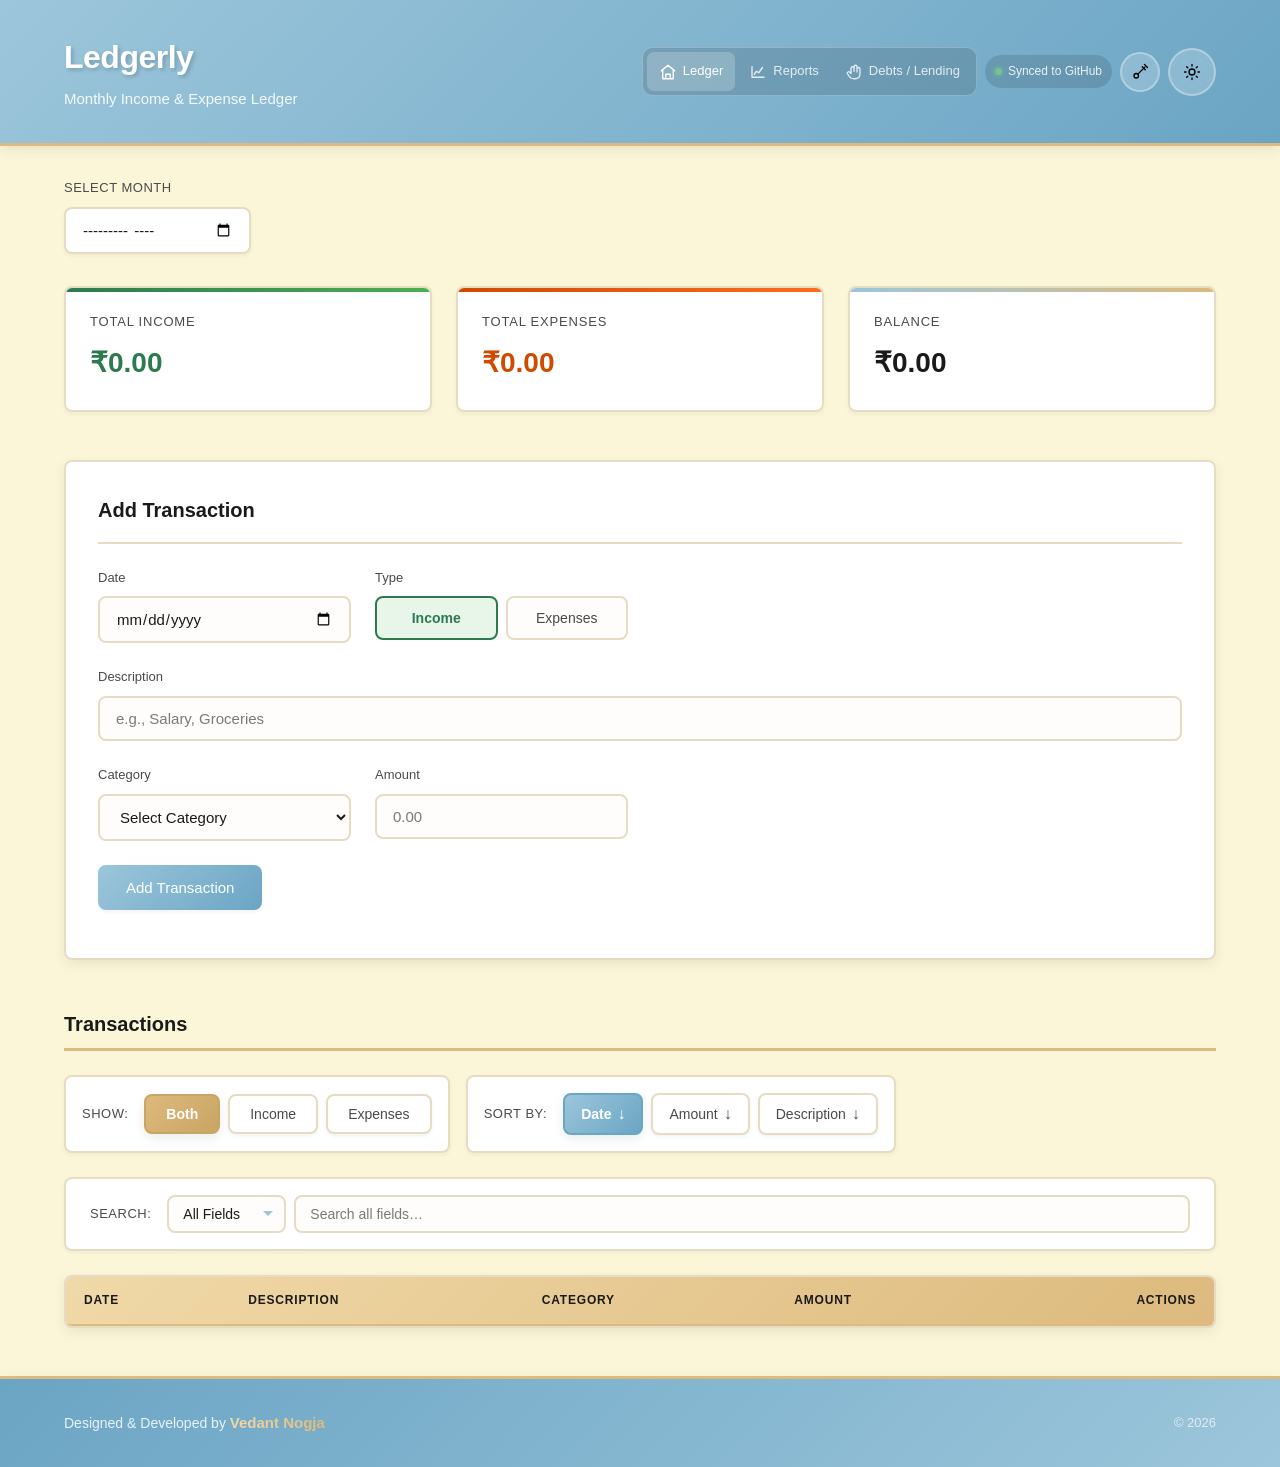
<file: index.html>
<!DOCTYPE html>
<html lang="en">
<head>
    <meta charset="UTF-8">
    <meta name="viewport" content="width=device-width, initial-scale=1.0">
    <title>Ledgerly - Monthly Income & Expense Ledger</title>
    <link rel="stylesheet" href="styles.css">
</head>
<body>
    <!-- Header -->
    <header class="header">
        <div class="container">
            <div class="header-content">
                <div class="header-text">
                    <h1 class="app-name">Ledgerly</h1>
                    <p class="app-subtitle">Monthly Income & Expense Ledger</p>
                </div>
                <div class="header-actions">
                    <nav class="primary-nav" aria-label="Primary navigation">
                        <a href="index.html" class="nav-tab active" aria-current="page">
                            <svg aria-hidden="true" viewBox="0 0 24 24"><path d="M3 10.5 12 3l9 7.5"/><path d="M5 9.5V21h14V9.5M9 21v-6h6v6"/></svg>
                            <span>Ledger</span>
                        </a>
                        <a href="reports.html" class="nav-tab">
                            <svg aria-hidden="true" viewBox="0 0 24 24"><path d="M4 19V5M4 19h16"/><path d="m7 15 3-4 3 2 5-7"/></svg>
                            <span>Reports</span>
                        </a>
                        <a href="borrow-lend.html" class="nav-tab">
                            <svg aria-hidden="true" viewBox="0 0 24 24"><path d="M8 11V7a2 2 0 1 1 4 0v4M12 11V5a2 2 0 1 1 4 0v7M16 12V8a2 2 0 1 1 4 0v6c0 4-2 7-7 7h-1c-3 0-5-1-7-4l-2-3a2 2 0 0 1 3-2l2 2V7a2 2 0 1 1 4 0v4"/></svg>
                            <span>Debts / Lending</span>
                        </a>
                    </nav>
                    <span class="sync-status sync-status--idle" id="header-sync-status" role="status" aria-live="polite">
                        <span class="sync-status-dot"></span><span class="sync-status-label">Synced to GitHub</span>
                    </span>
                    <button class="btn-icon utility-button" id="token-settings-btn" title="GitHub Token Settings" aria-label="GitHub Token Settings">
                        <svg aria-hidden="true" viewBox="0 0 24 24"><circle cx="7" cy="17" r="3"/><path d="m9.5 14.5 9-9M15 5l4 4M18 2l4 4"/></svg>
                    </button>
                    <button class="theme-toggle" id="theme-toggle" title="Toggle theme">
                        <svg class="theme-icon" aria-hidden="true" viewBox="0 0 24 24"><circle cx="12" cy="12" r="4"/><path d="M12 2v2M12 20v2M4.93 4.93l1.41 1.41M17.66 17.66l1.41 1.41M2 12h2M20 12h2M4.93 19.07l1.41-1.41M17.66 6.34l1.41-1.41"/></svg>
                    </button>
                </div>
            </div>
        </div>
    </header>

    <!-- Token Settings Modal -->
    <div class="modal" id="token-modal">
        <div class="modal-content">
            <div class="modal-header">
                <h2>🔑 GitHub Token Settings</h2>
                <button class="modal-close" id="token-modal-close">&times;</button>
            </div>
            <div class="modal-body">
                <div class="token-status" id="token-status">
                    <div class="status-indicator" id="status-indicator">
                        <span class="status-dot"></span>
                        <span class="status-text">Checking token status...</span>
                    </div>
                </div>

                <div class="token-info">
                    <h3>Current Token</h3>
                    <div class="token-display">
                        <label for="token-display-input" class="sr-only">GitHub Token</label>
                        <input type="password" id="token-display-input" readonly placeholder="No token set">
                        <button class="btn-secondary" id="toggle-token-visibility">👁️ Show</button>
                    </div>
                </div>

                <div class="token-actions">
                    <button class="btn btn-primary" id="update-token-btn">🔄 Update Token</button>
                    <button class="btn btn-danger" id="clear-token-btn">🗑️ Clear Token</button>
                </div>

                <div class="token-help">
                    <h3>How to Generate a GitHub Token</h3>
                    <ol>
                        <li>Go to <a href="https://github.com/settings/tokens" target="_blank">GitHub Settings → Tokens</a></li>
                        <li>Click "Generate new token (classic)"</li>
                        <li>Set a note: <code>Ledgerly App</code></li>
                        <li>Set expiration (90 days recommended)</li>
                        <li>Select scope: <strong>✓ repo</strong> (Full control of private repositories)</li>
                        <li>Click "Generate token"</li>
                        <li>Copy the token (starts with <code>ghp_</code> or <code>github_pat_</code>)</li>
                    </ol>
                </div>
            </div>
        </div>
    </div>

    <!-- Main Content -->
    <main class="main-content">
        <div class="container">

            <!-- Loading Indicator -->
            <div class="loading-overlay" id="loading-overlay">
                <div class="loading-spinner"></div>
                <p class="loading-text">Loading data from GitHub...</p>
            </div>

            <!-- Month Selector -->
            <section class="month-selector-section">
                <label for="month-selector" class="month-label">Select Month</label>
                <input type="month" id="month-selector" class="month-input">
            </section>

            <!-- Monthly Summary Cards -->
            <section class="summary-cards">
                <div class="summary-card income-card">
                    <p class="card-label">Total Income</p>
                    <p class="card-value" id="total-income">₹0.00</p>
                </div>
                <div class="summary-card expense-card">
                    <p class="card-label">Total Expenses</p>
                    <p class="card-value" id="total-expenses">₹0.00</p>
                </div>
                <div class="summary-card balance-card">
                    <p class="card-label">Balance</p>
                    <p class="card-value" id="balance">₹0.00</p>
                </div>
            </section>

            <!-- Transaction Entry Form -->
            <section class="transaction-form-section">
                <form id="transaction-form" class="transaction-form">
                    <div class="form-header">
                        <h2 class="form-title" id="form-title">Add Transaction</h2>
                    </div>

                    <div class="form-grid">
                        <div class="form-group">
                            <label for="transaction-date" class="form-label">Date</label>
                            <input type="date" id="transaction-date" class="form-input" required>
                        </div>

                        <div class="form-group">
                            <label class="form-label">Type</label>
                            <div class="toggle-group">
                                <button type="button" class="toggle-btn active" data-type="income" id="income-btn">Income</button>
                                <button type="button" class="toggle-btn" data-type="expense" id="expense-btn">Expenses</button>
                            </div>
                            <input type="hidden" id="transaction-type" value="income">
                        </div>

                        <div class="form-group form-group-wide">
                            <label for="transaction-description" class="form-label">Description</label>
                            <input type="text" id="transaction-description" class="form-input" placeholder="e.g., Salary, Groceries" required>
                        </div>

                        <div class="form-group">
                            <label for="transaction-category" class="form-label">Category</label>
                            <select id="transaction-category" class="form-input">
                                <option value="">Select Category</option>
                            </select>
                        </div>

                        <div class="form-group">
                            <label for="transaction-amount" class="form-label">Amount</label>
                            <input type="number" id="transaction-amount" class="form-input" placeholder="0.00" step="0.01" min="0" required>
                        </div>
                    </div>

                    <div class="form-actions">
                        <button type="submit" class="btn btn-primary" id="submit-btn">Add Transaction</button>
                        <button type="button" class="btn btn-secondary" id="cancel-btn" style="display: none;">Cancel</button>
                    </div>

                    <!-- Queue Status Badge — populated dynamically by the queue system -->
                    <div class="queue-status-wrapper">
                        <div class="queue-status"
                             id="queue-status"
                             style="display: none;"
                             role="status"
                             aria-live="polite"
                             aria-atomic="true">
                        </div>
                    </div>
                </form>
            </section>

            <!-- Transaction List -->
            <section class="transaction-list-section">
                <h2 class="section-title">Transactions</h2>

                <!-- Filter and Sort Controls -->
                <div class="filter-sort-controls">
                    <!-- Filter Controls -->
                    <div class="filter-controls">
                        <label class="filter-label">Show:</label>
                        <div class="filter-buttons">
                            <button class="filter-btn active" data-filter="both" id="filter-both-btn">
                                <span class="filter-text">Both</span>
                            </button>
                            <button class="filter-btn" data-filter="income" id="filter-income-btn">
                                <span class="filter-text">Income</span>
                            </button>
                            <button class="filter-btn" data-filter="expense" id="filter-expense-btn">
                                <span class="filter-text">Expenses</span>
                            </button>
                        </div>
                    </div>

                    <!-- Sort Controls -->
                    <div class="sort-controls">
                        <label class="sort-label">Sort by:</label>
                        <div class="sort-buttons">
                            <button class="sort-btn active" data-sort="date" id="sort-date-btn">
                                <span class="sort-text">Date</span>
                                <span class="sort-icon">↓</span>
                            </button>
                            <button class="sort-btn" data-sort="amount" id="sort-amount-btn">
                                <span class="sort-text">Amount</span>
                                <span class="sort-icon">↓</span>
                            </button>
                            <button class="sort-btn" data-sort="description" id="sort-description-btn">
                                <span class="sort-text">Description</span>
                                <span class="sort-icon">↓</span>
                            </button>
                        </div>
                    </div>
                </div>

                <!-- Context-Aware Search Bar -->
                <div class="search-controls" id="search-controls">
                    <label class="search-label" for="search-field">Search:</label>
                    <div class="search-field-group">
                        <!-- Field selector dropdown -->
                        <select class="search-field-select" id="search-field" aria-label="Search field">
                            <option value="all">All Fields</option>
                            <option value="description">Description</option>
                            <option value="category">Category</option>
                            <option value="amount">Amount (₹)</option>
                            <option value="date">Date</option>
                            <option value="duration">Duration</option>
                        </select>

                        <!-- Dynamic input — type/placeholder adapt to selected field -->
                        <div class="search-input-wrapper" id="search-single-wrapper">
                            <input
                                type="text"
                                class="search-input"
                                id="search-input"
                                placeholder="Search all fields…"
                                autocomplete="off"
                                aria-label="Search transactions"
                            />
                            <button
                                class="search-clear-btn"
                                id="search-clear-btn"
                                type="button"
                                title="Clear search"
                                aria-label="Clear search"
                                style="display:none"
                            >×</button>
                        </div>

                        <!-- Duration range pickers — shown only when Duration is selected -->
                        <div class="search-duration-wrapper" id="search-duration-wrapper" style="display:none" role="group" aria-label="Date range filter">
                            <div class="duration-group">
                                <label class="duration-label" for="search-from-date">From</label>
                                <input
                                    type="date"
                                    class="search-input duration-input"
                                    id="search-from-date"
                                    aria-label="Start date"
                                />
                            </div>
                            <span class="duration-separator" aria-hidden="true">→</span>
                            <div class="duration-group">
                                <label class="duration-label" for="search-to-date">To</label>
                                <input
                                    type="date"
                                    class="search-input duration-input"
                                    id="search-to-date"
                                    aria-label="End date"
                                />
                            </div>
                            <button
                                class="search-clear-btn"
                                id="search-clear-duration-btn"
                                type="button"
                                title="Clear date range"
                                aria-label="Clear date range"
                                style="display:none"
                            >×</button>
                        </div>

                        <!-- Live match count badge -->
                        <span class="search-count" id="search-count" style="display:none"></span>
                    </div>
                </div>

                <div class="table-container">
                    <table class="transaction-table" id="transaction-table">
                        <thead>
                            <tr>
                                <th>Date</th>
                                <th>Description</th>
                                <th>Category</th>
                                <th>Amount</th>
                                <th>Actions</th>
                            </tr>
                        </thead>
                        <tbody id="transaction-tbody">
                            <!-- Transactions will be inserted here -->
                        </tbody>
                    </table>

                    <!-- Empty State -->
                    <div class="empty-state" id="empty-state">
                        <p class="empty-message">No transactions for this month</p>
                        <p class="empty-submessage">Add your first transaction to get started</p>
                    </div>
                </div>
            </section>

        </div>
    </main>

    <!-- Footer -->
    <footer class="footer">
        <div class="container">
            <div class="footer-content">
                <p class="footer-text">
                    Designed & Developed by <span class="footer-name">Vedant Nogja</span>
                </p>
                <p class="footer-year">© 2026</p>
            </div>
        </div>
    </footer>

    <script src="github-api.js"></script>
    <script src="borrow-lend.js"></script>
    <script src="script.js"></script>
</body>
</html>
</file>
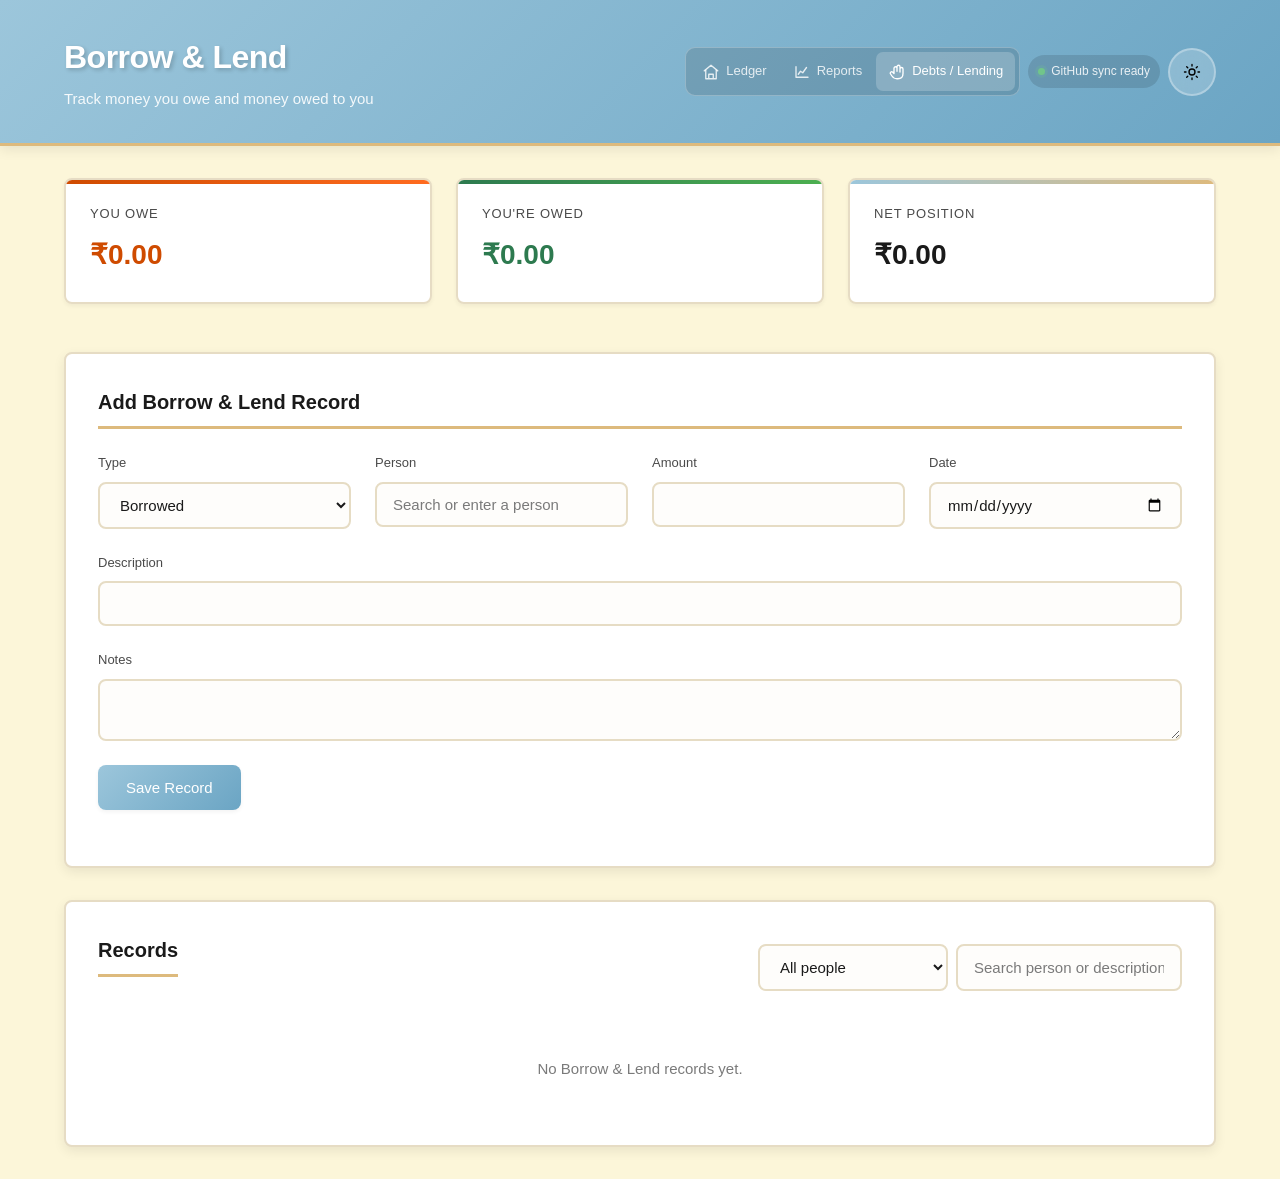
<file: borrow-lend.html>
<!DOCTYPE html>
<html lang="en">
<head>
    <meta charset="UTF-8">
    <meta name="viewport" content="width=device-width, initial-scale=1.0">
    <title>Borrow & Lend - Ledgerly</title>
    <link rel="stylesheet" href="styles.css">
    <link rel="stylesheet" href="borrow-lend.css">
</head>
<body>
    <header class="header">
        <div class="container">
            <div class="header-content">
                <div class="header-text">
                    <h1 class="app-name">Borrow & Lend</h1>
                    <p class="app-subtitle">Track money you owe and money owed to you</p>
                </div>
                <div class="header-actions">
                    <nav class="primary-nav" aria-label="Primary navigation">
                        <a href="index.html" class="nav-tab">
                            <svg aria-hidden="true" viewBox="0 0 24 24"><path d="M3 10.5 12 3l9 7.5"/><path d="M5 9.5V21h14V9.5M9 21v-6h6v6"/></svg><span>Ledger</span>
                        </a>
                        <a href="reports.html" class="nav-tab">
                            <svg aria-hidden="true" viewBox="0 0 24 24"><path d="M4 19V5M4 19h16"/><path d="m7 15 3-4 3 2 5-7"/></svg><span>Reports</span>
                        </a>
                        <a href="borrow-lend.html" class="nav-tab active" aria-current="page">
                            <svg aria-hidden="true" viewBox="0 0 24 24"><path d="M8 11V7a2 2 0 1 1 4 0v4M12 11V5a2 2 0 1 1 4 0v7M16 12V8a2 2 0 1 1 4 0v6c0 4-2 7-7 7h-1c-3 0-5-1-7-4l-2-3a2 2 0 0 1 3-2l2 2V7a2 2 0 1 1 4 0v4"/></svg><span>Debts / Lending</span>
                        </a>
                    </nav>
                    <span class="sync-status sync-status--idle" id="header-sync-status" role="status"><span class="sync-status-dot"></span><span class="sync-status-label">GitHub sync ready</span></span>
                    <button class="theme-toggle" id="theme-toggle" title="Toggle theme">
                        <svg class="theme-icon" aria-hidden="true" viewBox="0 0 24 24"><circle cx="12" cy="12" r="4"/><path d="M12 2v2M12 20v2M4.93 4.93l1.41 1.41M17.66 17.66l1.41 1.41M2 12h2M20 12h2M4.93 19.07l1.41-1.41M17.66 6.34l1.41-1.41"/></svg>
                    </button>
                </div>
            </div>
        </div>
    </header>

    <main class="main-content">
        <div class="container">
            <div class="loading-overlay" id="loading-overlay">
                <div class="loading-spinner"></div>
                <p class="loading-text">Loading Borrow & Lend data...</p>
            </div>

            <section class="summary-cards bl-summary">
                <div class="summary-card expense-card"><p class="card-label">You Owe</p><p class="card-value" id="bl-liabilities">₹0.00</p></div>
                <div class="summary-card income-card"><p class="card-label">You're Owed</p><p class="card-value" id="bl-receivables">₹0.00</p></div>
                <div class="summary-card balance-card"><p class="card-label">Net Position</p><p class="card-value" id="bl-net-position">₹0.00</p></div>
            </section>

            <section class="bl-panel">
                <h2 class="section-title">Add Borrow & Lend Record</h2>
                <form id="record-form" class="form-grid">
                    <div class="form-group">
                        <label class="form-label" for="record-type">Type</label>
                        <select id="record-type" class="form-input"><option value="borrowed">Borrowed</option><option value="lent">Lent</option></select>
                    </div>
                    <div class="form-group">
                        <label class="form-label" for="person-name">Person</label>
                        <input id="person-name" class="form-input" list="people-list" placeholder="Search or enter a person" autocomplete="off" required>
                        <datalist id="people-list"></datalist>
                    </div>
                    <div class="form-group"><label class="form-label" for="record-amount">Amount</label><input id="record-amount" class="form-input" type="number" min="0.01" step="0.01" required></div>
                    <div class="form-group"><label class="form-label" for="record-date">Date</label><input id="record-date" class="form-input" type="date" required></div>
                    <div class="form-group form-group-wide"><label class="form-label" for="record-description">Description</label><input id="record-description" class="form-input"></div>
                    <div class="form-group form-group-wide"><label class="form-label" for="record-notes">Notes</label><textarea id="record-notes" class="form-input" rows="2"></textarea></div>
                    <div class="form-actions form-group-wide"><button class="btn btn-primary" type="submit">Save Record</button></div>
                </form>
            </section>

            <section class="bl-panel">
                <div class="bl-toolbar">
                    <h2 class="section-title">Records</h2>
                    <div class="bl-record-filters">
                        <label class="sr-only" for="record-person-filter">Filter by person</label>
                        <select id="record-person-filter" class="form-input">
                            <option value="">All people</option>
                        </select>
                        <label class="sr-only" for="record-search">Search records</label>
                        <input id="record-search" class="form-input" placeholder="Search person or description">
                    </div>
                </div>
                <div id="record-list"></div>
                <p id="record-empty" class="bl-empty">No Borrow & Lend records yet.</p>
            </section>
        </div>
    </main>

    <script src="github-api.js"></script>
    <script src="borrow-lend.js"></script>
</body>
</html>
</file>
<file: styles.css>
/* ==========================================
   LEDGERLY - MINIMALIST FINANCE TRACKER
   Design Philosophy: Clean, Calm, Professional
   Color Palette: #9CC6DB, #FCF6D9, #CF4B00, #DDBA7D
   ========================================== */

/* CSS Reset & Base Styles */
* {
    margin: 0;
    padding: 0;
    box-sizing: border-box;
}

/* Screen reader only utility class */
.sr-only {
    position: absolute;
    width: 1px;
    height: 1px;
    padding: 0;
    margin: -1px;
    overflow: hidden;
    clip: rect(0, 0, 0, 0);
    white-space: nowrap;
    border-width: 0;
}

:root {
    /* Light Theme Colors */
    --color-primary: #9CC6DB;
    --color-primary-light: #c7e3f0;
    --color-primary-dark: #6ba5c4;

    --color-secondary: #FCF6D9;
    --color-secondary-dark: #f5ebb3;

    --color-accent: #CF4B00;
    --color-accent-light: #ff6b1f;
    --color-accent-dark: #a33c00;

    --color-gold: #DDBA7D;
    --color-gold-light: #f0d9a8;
    --color-gold-dark: #c9a563;

    /* Light Theme Variables */
    --bg-primary: #FCF6D9;
    --bg-secondary: #ffffff;
    --bg-card: #ffffff;
    --bg-form: #fefdfb;

    --text-primary: #1a1a1a;
    --text-secondary: #4a4a4a;
    --text-muted: #7a7a7a;

    --accent-income: #2d7a4f;
    --accent-income-bg: #e8f5e9;
    --accent-expense: #CF4B00;
    --accent-expense-bg: #fff4ed;

    --border-color: #e6dcc4;
    --border-color-strong: #DDBA7D;
    --border-radius: 8px;

    --shadow-sm: 0 2px 4px rgba(0, 0, 0, 0.05);
    --shadow-md: 0 4px 12px rgba(0, 0, 0, 0.08);
    --shadow-lg: 0 8px 24px rgba(0, 0, 0, 0.12);

    /* Typography */
    --font-primary: -apple-system, BlinkMacSystemFont, 'Segoe UI', 'Roboto', 'Oxygen', 'Ubuntu', 'Cantarell', sans-serif;
    --font-weight-normal: 400;
    --font-weight-medium: 500;
    --font-weight-bold: 600;

    /* Spacing */
    --spacing-xs: 4px;
    --spacing-sm: 8px;
    --spacing-md: 16px;
    --spacing-lg: 24px;
    --spacing-xl: 32px;
    --spacing-xxl: 48px;

    /* Transitions */
    --transition-fast: 0.15s ease;
    --transition-normal: 0.3s ease;
}

/* Dark Theme Variables */
[data-theme="dark"] {
    --bg-primary: #1a1f2e;
    --bg-secondary: #242938;
    --bg-card: #2a3143;
    --bg-form: #2f3647;

    --text-primary: #f5f5f5;
    --text-secondary: #c5c5c5;
    --text-muted: #8a8a8a;

    --accent-income: #4caf50;
    --accent-income-bg: #1e3a1f;
    --accent-expense: #ff7043;
    --accent-expense-bg: #3d2419;

    --border-color: #3a4254;
    --border-color-strong: #9CC6DB;

    --shadow-sm: 0 2px 4px rgba(0, 0, 0, 0.3);
    --shadow-md: 0 4px 12px rgba(0, 0, 0, 0.4);
    --shadow-lg: 0 8px 24px rgba(0, 0, 0, 0.5);
}

body {
    font-family: var(--font-primary);
    background-color: var(--bg-primary);
    color: var(--text-primary);
    line-height: 1.6;
    font-size: 15px;
    transition: background-color var(--transition-normal), color var(--transition-normal);
}

.container {
    max-width: 1200px;
    margin: 0 auto;
    padding: 0 var(--spacing-lg);
}

/* ==========================================
   HEADER
   ========================================== */
.header {
    background: linear-gradient(135deg, var(--color-primary) 0%, var(--color-primary-dark) 100%);
    border-bottom: 3px solid var(--color-gold);
    padding: var(--spacing-xl) 0;
    margin-bottom: var(--spacing-xl);
    box-shadow: var(--shadow-md);
}

[data-theme="dark"] .header {
    background: linear-gradient(135deg, #2a3143 0%, #1a1f2e 100%);
    border-bottom: 3px solid var(--color-primary);
}

.header-content {
    display: flex;
    justify-content: space-between;
    align-items: center;
}

.header-text {
    flex: 1;
}

.header-actions {
    display: flex;
    gap: var(--spacing-sm);
    align-items: center;
    flex-wrap: wrap;
    justify-content: flex-end;
}

.primary-nav {
    display: flex;
    align-items: center;
    gap: 2px;
    padding: 4px;
    background: rgba(0, 0, 0, 0.12);
    border: 1px solid rgba(255, 255, 255, 0.25);
    border-radius: 10px;
}

.nav-tab {
    display: inline-flex;
    align-items: center;
    gap: 6px;
    padding: 9px 12px;
    border-radius: 7px;
    color: rgba(255, 255, 255, 0.82);
    font-size: 13px;
    font-weight: var(--font-weight-medium);
    text-decoration: none;
    transition: all var(--transition-fast);
}

.nav-tab svg,
.utility-button svg,
.theme-icon {
    width: 18px;
    height: 18px;
    fill: none;
    stroke: currentColor;
    stroke-width: 1.8;
    stroke-linecap: round;
    stroke-linejoin: round;
}

.nav-tab:hover,
.nav-tab.active {
    color: #ffffff;
    background: rgba(255, 255, 255, 0.2);
}

.sync-status {
    display: inline-flex;
    align-items: center;
    gap: 6px;
    padding: 7px 10px;
    border-radius: 999px;
    color: rgba(255, 255, 255, 0.86);
    background: rgba(0, 0, 0, 0.12);
    font-size: 12px;
    white-space: nowrap;
}

.sync-status-dot {
    width: 7px;
    height: 7px;
    border-radius: 50%;
    background: #71c58a;
    box-shadow: 0 0 0 3px rgba(113, 197, 138, 0.18);
}

.sync-status--syncing .sync-status-dot {
    background: #f2c14e;
    box-shadow: 0 0 0 3px rgba(242, 193, 78, 0.18);
    animation: syncPulse 1.2s ease-in-out infinite;
}

.sync-status--error .sync-status-dot { background: #ff8a80; }

@keyframes syncPulse {
    50% { opacity: 0.45; transform: scale(0.8); }
}

.app-name {
    font-size: 32px;
    font-weight: var(--font-weight-bold);
    color: #ffffff;
    letter-spacing: -0.5px;
    margin-bottom: var(--spacing-xs);
    text-shadow: 2px 2px 4px rgba(0, 0, 0, 0.2);
}

.app-subtitle {
    font-size: 15px;
    color: rgba(255, 255, 255, 0.9);
    font-weight: var(--font-weight-normal);
}

/* Icon Buttons */
.btn-icon {
    background-color: rgba(255, 255, 255, 0.2);
    border: 2px solid rgba(255, 255, 255, 0.3);
    border-radius: 50%;
    width: 48px;
    height: 48px;
    display: flex;
    align-items: center;
    justify-content: center;
    cursor: pointer;
    transition: all var(--transition-normal);
    backdrop-filter: blur(10px);
    font-size: 24px;
    text-decoration: none;
}

.utility-button {
    width: 40px;
    height: 40px;
    font-size: inherit;
}

.btn-icon:hover {
    background-color: rgba(255, 255, 255, 0.3);
    transform: scale(1.05);
}

.btn-icon:active {
    transform: scale(0.95);
}

/* Theme Toggle Button */
.theme-toggle {
    background-color: rgba(255, 255, 255, 0.2);
    border: 2px solid rgba(255, 255, 255, 0.3);
    border-radius: 50%;
    width: 48px;
    height: 48px;
    display: flex;
    align-items: center;
    justify-content: center;
    cursor: pointer;
    transition: all var(--transition-normal);
    backdrop-filter: blur(10px);
}

.theme-toggle:hover {
    background-color: rgba(255, 255, 255, 0.3);
    transform: scale(1.05);
}

.theme-toggle:active {
    transform: scale(0.95);
}

.theme-icon {
    transition: transform var(--transition-normal);
}

[data-theme="dark"] .theme-icon {
    transform: rotate(180deg);
}

/* ==========================================
   MONTH SELECTOR
   ========================================== */
.month-selector-section {
    margin-bottom: var(--spacing-xl);
}

.month-label {
    display: block;
    font-size: 13px;
    font-weight: var(--font-weight-medium);
    color: var(--text-secondary);
    margin-bottom: var(--spacing-sm);
    text-transform: uppercase;
    letter-spacing: 0.5px;
}

.month-input {
    padding: 12px 16px;
    font-size: 15px;
    font-family: var(--font-primary);
    border: 2px solid var(--border-color);
    border-radius: var(--border-radius);
    background-color: var(--bg-secondary);
    color: var(--text-primary);
    cursor: pointer;
    transition: all var(--transition-fast);
    box-shadow: var(--shadow-sm);
}

.month-input:hover {
    border-color: var(--color-primary);
    box-shadow: var(--shadow-md);
}

.month-input:focus {
    outline: none;
    border-color: var(--color-primary);
    box-shadow: 0 0 0 3px rgba(156, 198, 219, 0.2);
}

/* ==========================================
   SUMMARY CARDS
   ========================================== */
.summary-cards {
    display: grid;
    grid-template-columns: repeat(auto-fit, minmax(250px, 1fr));
    gap: var(--spacing-lg);
    margin-bottom: var(--spacing-xxl);
}

.summary-card {
    background: linear-gradient(135deg, var(--bg-card) 0%, var(--bg-secondary) 100%);
    border: 2px solid var(--border-color);
    border-radius: var(--border-radius);
    padding: var(--spacing-lg);
    transition: all var(--transition-normal);
    box-shadow: var(--shadow-sm);
    position: relative;
    overflow: hidden;
}

.summary-card::before {
    content: '';
    position: absolute;
    top: 0;
    left: 0;
    right: 0;
    height: 4px;
    background: linear-gradient(90deg, var(--color-primary), var(--color-gold));
}

.income-card::before {
    background: linear-gradient(90deg, var(--accent-income), #4caf50);
}

.expense-card::before {
    background: linear-gradient(90deg, var(--color-accent), var(--color-accent-light));
}

.balance-card::before {
    background: linear-gradient(90deg, var(--color-primary), var(--color-gold));
}

.summary-card:hover {
    transform: translateY(-4px);
    box-shadow: var(--shadow-lg);
    border-color: var(--border-color-strong);
}

.card-label {
    font-size: 13px;
    font-weight: var(--font-weight-medium);
    color: var(--text-secondary);
    margin-bottom: var(--spacing-sm);
    text-transform: uppercase;
    letter-spacing: 0.8px;
}

.card-value {
    font-size: 28px;
    font-weight: var(--font-weight-bold);
    color: var(--text-primary);
}

.income-card .card-value {
    color: var(--accent-income);
}

.expense-card .card-value {
    color: var(--accent-expense);
}

.balance-card .card-value.positive {
    color: var(--accent-income);
}

.balance-card .card-value.negative {
    color: var(--accent-expense);
}

/* ==========================================
   TRANSACTION FORM
   ========================================== */
.transaction-form-section {
    background: var(--bg-card);
    border: 2px solid var(--border-color);
    border-radius: var(--border-radius);
    padding: var(--spacing-xl);
    margin-bottom: var(--spacing-xxl);
    box-shadow: var(--shadow-md);
    transition: all var(--transition-normal);
}

.form-header {
    margin-bottom: var(--spacing-lg);
    padding-bottom: var(--spacing-md);
    border-bottom: 2px solid var(--border-color);
}

.form-title {
    font-size: 20px;
    font-weight: var(--font-weight-bold);
    color: var(--text-primary);
}

.transaction-form.edit-mode .form-title {
    color: var(--color-primary-dark);
}

.form-grid {
    display: grid;
    grid-template-columns: repeat(auto-fit, minmax(200px, 1fr));
    gap: var(--spacing-lg);
    margin-bottom: var(--spacing-lg);
}

.form-group {
    display: flex;
    flex-direction: column;
}

.form-group-wide {
    grid-column: 1 / -1;
}

.form-label {
    font-size: 13px;
    font-weight: var(--font-weight-medium);
    color: var(--text-secondary);
    margin-bottom: var(--spacing-sm);
}

.form-input {
    padding: 12px 16px;
    font-size: 15px;
    font-family: var(--font-primary);
    border: 2px solid var(--border-color);
    border-radius: var(--border-radius);
    background-color: var(--bg-form);
    color: var(--text-primary);
    transition: all var(--transition-fast);
}

.form-input:hover {
    border-color: var(--color-gold);
}

.form-input:focus {
    outline: none;
    border-color: var(--color-primary);
    background-color: var(--bg-secondary);
    box-shadow: 0 0 0 3px rgba(156, 198, 219, 0.2);
}

.form-input::placeholder {
    color: var(--text-muted);
}

/* Toggle Buttons */
.toggle-group {
    display: flex;
    gap: var(--spacing-sm);
}

.toggle-btn {
    flex: 1;
    padding: 12px 16px;
    font-size: 14px;
    font-family: var(--font-primary);
    font-weight: var(--font-weight-medium);
    border: 2px solid var(--border-color);
    border-radius: var(--border-radius);
    background-color: var(--bg-form);
    color: var(--text-secondary);
    cursor: pointer;
    transition: all var(--transition-fast);
}

.toggle-btn:hover {
    background-color: var(--bg-secondary);
    border-color: var(--color-gold);
    transform: translateY(-2px);
}

.toggle-btn.active[data-type="income"] {
    background: linear-gradient(135deg, var(--accent-income-bg), #e8f5e9);
    border-color: var(--accent-income);
    color: var(--accent-income);
    font-weight: var(--font-weight-bold);
}

[data-theme="dark"] .toggle-btn.active[data-type="income"] {
    background: linear-gradient(135deg, #1e3a1f, #2d4a2e);
}

.toggle-btn.active[data-type="expense"] {
    background: linear-gradient(135deg, var(--accent-expense-bg), #fff4ed);
    border-color: var(--accent-expense);
    color: var(--accent-expense);
    font-weight: var(--font-weight-bold);
}

[data-theme="dark"] .toggle-btn.active[data-type="expense"] {
    background: linear-gradient(135deg, #3d2419, #4d2f1f);
}

/* Form Actions */
.form-actions {
    display: flex;
    gap: var(--spacing-md);
    flex-wrap: wrap;
}

.btn {
    padding: 14px 28px;
    font-size: 15px;
    font-family: var(--font-primary);
    font-weight: var(--font-weight-medium);
    border: none;
    border-radius: var(--border-radius);
    cursor: pointer;
    transition: all var(--transition-fast);
    box-shadow: var(--shadow-sm);
}

.btn-primary {
    background: linear-gradient(135deg, var(--color-primary), var(--color-primary-dark));
    color: white;
}

.btn-primary:hover {
    background: linear-gradient(135deg, var(--color-primary-dark), var(--color-primary));
    transform: translateY(-2px);
    box-shadow: var(--shadow-md);
}

.btn-primary:active {
    transform: translateY(0);
}

.btn-secondary {
    background-color: transparent;
    color: var(--text-secondary);
    border: 2px solid var(--border-color);
}

.btn-secondary:hover {
    background-color: var(--bg-form);
    border-color: var(--color-gold);
}

/* ==========================================
   TRANSACTION LIST
   ========================================== */
.transaction-list-section {
    margin-bottom: var(--spacing-xxl);
}

.section-title {
    font-size: 20px;
    font-weight: var(--font-weight-bold);
    color: var(--text-primary);
    margin-bottom: var(--spacing-lg);
    padding-bottom: var(--spacing-sm);
    border-bottom: 3px solid var(--color-gold);
}

/* Filter and Sort Controls Container */
.filter-sort-controls {
    display: flex;
    flex-direction: row;
    gap: var(--spacing-md);
    margin-bottom: var(--spacing-lg);
    flex-wrap: wrap;
}

/* Filter Controls */
.filter-controls {
    display: flex;
    align-items: center;
    gap: var(--spacing-md);
    padding: var(--spacing-md);
    background-color: var(--bg-card);
    border: 2px solid var(--border-color);
    border-radius: var(--border-radius);
    box-shadow: var(--shadow-sm);
}

.filter-label {
    font-size: 13px;
    font-weight: var(--font-weight-medium);
    color: var(--text-secondary);
    text-transform: uppercase;
    letter-spacing: 0.5px;
    white-space: nowrap;
}

.filter-buttons {
    display: flex;
    gap: var(--spacing-sm);
    flex-wrap: wrap;
    flex: 1;
}

.filter-btn {
    display: flex;
    align-items: center;
    padding: 10px 20px;
    font-size: 14px;
    font-family: var(--font-primary);
    font-weight: var(--font-weight-medium);
    color: var(--text-secondary);
    background-color: var(--bg-secondary);
    border: 2px solid var(--border-color);
    border-radius: var(--border-radius);
    cursor: pointer;
    transition: all var(--transition-normal);
    box-shadow: var(--shadow-sm);
}

.filter-btn:hover {
    background-color: var(--color-primary-light);
    border-color: var(--color-primary);
    transform: translateY(-2px);
    box-shadow: var(--shadow-md);
}

[data-theme="dark"] .filter-btn:hover {
    background-color: rgba(156, 198, 219, 0.15);
}

.filter-btn.active[data-filter="both"] {
    background: linear-gradient(135deg, var(--color-gold), var(--color-gold-dark));
    color: white;
    border-color: var(--color-gold-dark);
    font-weight: var(--font-weight-bold);
    box-shadow: var(--shadow-md);
}

.filter-btn.active[data-filter="income"] {
    background: linear-gradient(135deg, var(--accent-income), #4caf50);
    color: white;
    border-color: var(--accent-income);
    font-weight: var(--font-weight-bold);
    box-shadow: var(--shadow-md);
}

.filter-btn.active[data-filter="expense"] {
    background: linear-gradient(135deg, var(--accent-expense), var(--accent-expense-light));
    color: black;
    border-color: var(--accent-expense-dark);
    font-weight: var(--font-weight-bold);
    box-shadow: var(--shadow-md);
}

.filter-btn.active:hover {
    transform: translateY(-2px);
    box-shadow: var(--shadow-lg);
}

.filter-text {
    font-size: 14px;
}

/* Sort Controls */
.sort-controls {
    display: flex;
    align-items: center;
    gap: var(--spacing-md);
    padding: var(--spacing-md);
    background-color: var(--bg-card);
    border: 2px solid var(--border-color);
    border-radius: var(--border-radius);
    box-shadow: var(--shadow-sm);
}

.sort-label {
    font-size: 13px;
    font-weight: var(--font-weight-medium);
    color: var(--text-secondary);
    text-transform: uppercase;
    letter-spacing: 0.5px;
    white-space: nowrap;
}

.sort-buttons {
    display: flex;
    gap: var(--spacing-sm);
    flex-wrap: wrap;
    flex: 1;
}

.sort-btn {
    display: flex;
    align-items: center;
    gap: 6px;
    padding: 10px 16px;
    font-size: 14px;
    font-family: var(--font-primary);
    font-weight: var(--font-weight-medium);
    color: var(--text-secondary);
    background-color: var(--bg-secondary);
    border: 2px solid var(--border-color);
    border-radius: var(--border-radius);
    cursor: pointer;
    transition: all var(--transition-normal);
    box-shadow: var(--shadow-sm);
}

.sort-btn:hover {
    background-color: var(--color-primary-light);
    border-color: var(--color-primary);
    transform: translateY(-2px);
    box-shadow: var(--shadow-md);
}

[data-theme="dark"] .sort-btn:hover {
    background-color: rgba(156, 198, 219, 0.15);
}

.sort-btn.active {
    background: linear-gradient(135deg, var(--color-primary), var(--color-primary-dark));
    color: white;
    border-color: var(--color-primary-dark);
    font-weight: var(--font-weight-bold);
    box-shadow: var(--shadow-md);
}

.sort-btn.active:hover {
    transform: translateY(-2px);
    box-shadow: var(--shadow-lg);
}

.sort-text {
    font-size: 14px;
}

.sort-icon {
    font-size: 16px;
    font-weight: bold;
    transition: transform var(--transition-fast);
}

.sort-btn.active .sort-icon {
    animation: sortPulse 0.3s ease;
}

@keyframes sortPulse {
    0%, 100% { transform: scale(1); }
    50% { transform: scale(1.3); }
}

.table-container {
    background-color: var(--bg-card);
    border: 2px solid var(--border-color);
    border-radius: var(--border-radius);
    overflow: hidden;
    box-shadow: var(--shadow-md);
}

.transaction-table {
    width: 100%;
    border-collapse: collapse;
}

.transaction-table thead {
    background: linear-gradient(135deg, var(--color-gold-light), var(--color-gold));
    border-bottom: 2px solid var(--border-color-strong);
}

[data-theme="dark"] .transaction-table thead {
    background: linear-gradient(135deg, #2a3143, #1a1f2e);
}

.transaction-table th {
    padding: 14px 18px;
    text-align: left;
    font-size: 12px;
    font-weight: var(--font-weight-bold);
    color: var(--text-primary);
    text-transform: uppercase;
    letter-spacing: 0.8px;
}

[data-theme="light"] .transaction-table th {
    color: #4a4a4a;
}

.transaction-table th:last-child {
    text-align: right;
}

.transaction-table tbody tr {
    border-bottom: 1px solid var(--border-color);
    transition: all var(--transition-fast);
}

.transaction-table tbody tr:last-child {
    border-bottom: none;
}

.transaction-table tbody tr:hover {
    background: linear-gradient(90deg, transparent, rgba(156, 198, 219, 0.1), transparent);
    transform: scale(1.01);
}

.transaction-table td {
    padding: 16px 18px;
    font-size: 15px;
    color: var(--text-primary);
}

.transaction-table td:last-child {
    text-align: right;
}

.transaction-date {
    color: var(--text-secondary);
    font-weight: var(--font-weight-medium);
    white-space: nowrap;
}

.transaction-description {
    color: var(--text-primary);
    font-weight: var(--font-weight-medium);
}

.transaction-amount {
    font-weight: var(--font-weight-bold);
    white-space: nowrap;
    font-size: 16px;
}

.transaction-amount.income {
    color: var(--accent-income);
}

.transaction-amount.expense {
    color: var(--accent-expense);
}

.transaction-actions {
    display: flex;
    gap: var(--spacing-sm);
    justify-content: flex-end;
}

.action-btn {
    padding: 8px 12px;
    font-size: 16px;
    border: none;
    background-color: transparent;
    cursor: pointer;
    border-radius: var(--border-radius);
    transition: all var(--transition-fast);
}

.action-btn:hover {
    background-color: var(--color-primary-light);
    transform: scale(1.2);
}

[data-theme="dark"] .action-btn:hover {
    background-color: rgba(156, 198, 219, 0.2);
}

.action-btn.delete:hover {
    background-color: var(--accent-expense-bg);
}

/* Empty State */
.empty-state {
    padding: var(--spacing-xxl) var(--spacing-lg);
    text-align: center;
    display: none;
}

.empty-state.visible {
    display: block;
}

.empty-message {
    font-size: 18px;
    color: var(--text-secondary);
    font-weight: var(--font-weight-medium);
    margin-bottom: var(--spacing-sm);
}

.empty-submessage {
    font-size: 14px;
    color: var(--text-muted);
}

/* ==========================================
   LOADING OVERLAY
   ========================================== */
.loading-overlay {
    position: fixed;
    top: 0;
    left: 0;
    right: 0;
    bottom: 0;
    background-color: rgba(0, 0, 0, 0.7);
    display: none;
    align-items: center;
    justify-content: center;
    flex-direction: column;
    z-index: 9999;
    backdrop-filter: blur(4px);
}

.loading-overlay.active {
    display: flex;
}

.loading-spinner {
    width: 50px;
    height: 50px;
    border: 4px solid rgba(156, 198, 219, 0.3);
    border-top-color: var(--color-primary);
    border-radius: 50%;
    animation: spin 1s linear infinite;
}

@keyframes spin {
    to { transform: rotate(360deg); }
}

.loading-text {
    color: white;
    font-size: 16px;
    font-weight: var(--font-weight-medium);
    margin-top: var(--spacing-lg);
}

/* ==========================================
   RESPONSIVE DESIGN
   ========================================== */
@media (max-width: 1024px) {
    .container {
        max-width: 100%;
    }

    .summary-cards {
        grid-template-columns: repeat(auto-fit, minmax(200px, 1fr));
    }
}

@media (max-width: 768px) {
    .container {
        padding: 0 var(--spacing-md);
    }

    .header {
        padding: var(--spacing-lg) 0;
    }

    .app-name {
        font-size: 26px;
    }

    .app-subtitle {
        font-size: 13px;
    }

    .theme-toggle {
        width: 42px;
        height: 42px;
    }

    .theme-icon {
        width: 18px;
        height: 18px;
    }

    .nav-tab span { display: none; }
    .nav-tab { padding: 9px 10px; }
    .sync-status-label { display: none; }

    .summary-cards {
        grid-template-columns: 1fr;
        gap: var(--spacing-md);
    }

    .transaction-form-section {
        padding: var(--spacing-lg);
    }

    .form-grid {
        grid-template-columns: 1fr;
        gap: var(--spacing-md);
    }

    .form-group-wide {
        grid-column: 1;
    }

    .form-actions {
        flex-direction: column;
    }

    .btn {
        width: 100%;
    }

    /* Sort Controls - Mobile */
    .sort-controls {
        flex-direction: column;
        align-items: flex-start;
        gap: var(--spacing-sm);
    }

    .sort-buttons {
        width: 100%;
    }

    .sort-btn {
        flex: 1;
        justify-content: center;
    }

    /* Filter Controls - Mobile */
    .filter-controls {
        flex-direction: column;
        align-items: flex-start;
        gap: var(--spacing-sm);
    }

    .filter-buttons {
        width: 100%;
    }

    .filter-btn {
        flex: 1;
        justify-content: center;
    }

    .transaction-table {
        font-size: 14px;
    }

    .transaction-table th,
    .transaction-table td {
        padding: 12px 14px;
    }

    .card-value {
        font-size: 24px;
    }
}

@media (max-width: 480px) {
    .app-name {
        font-size: 22px;
    }

    .header-content {
        gap: var(--spacing-md);
    }

    .theme-toggle {
        width: 38px;
        height: 38px;
    }

    .theme-icon {
        font-size: 18px;
    }

    .transaction-table th:nth-child(1),
    .transaction-table td:nth-child(1) {
        display: none;
    }

    .action-btn {
        padding: 6px 10px;
        font-size: 14px;
    }

    .card-value {
        font-size: 22px;
    }

    .summary-cards {
        gap: var(--spacing-sm);
    }
}

/* ==========================================
   ANIMATIONS & TRANSITIONS
   ========================================== */
.fade-in {
    animation: fadeIn 0.4s ease-in;
}

@keyframes fadeIn {
    from {
        opacity: 0;
        transform: translateY(-10px);
    }
    to {
        opacity: 1;
        transform: translateY(0);
    }
}

/* Smooth Scrolling */
html {
    scroll-behavior: smooth;
}

/* Loading States */
@keyframes pulse {
    0%, 100% {
        opacity: 1;
    }
    50% {
        opacity: 0.5;
    }
}

/* Print Styles */
@media print {
    .theme-toggle,
    .transaction-form-section,
    .action-btn {
        display: none;
    }

    body {
        background: white;
        color: black;
    }

    .summary-card,
    .table-container {
        box-shadow: none;
        border: 1px solid #ddd;
    }
}

/* ==========================================
   FOOTER
   ========================================== */
.footer {
    background: linear-gradient(135deg, var(--color-primary-dark) 0%, var(--color-primary) 100%);
    border-top: 3px solid var(--color-gold);
    padding: var(--spacing-xl) 0;
    margin-top: var(--spacing-xxl);
    box-shadow: var(--shadow-md);
}

[data-theme="dark"] .footer {
    background: linear-gradient(135deg, #1a1f2e 0%, #2a3143 100%);
    border-top: 3px solid var(--color-primary);
}

.footer-content {
    display: flex;
    justify-content: space-between;
    align-items: center;
    flex-wrap: wrap;
    gap: var(--spacing-md);
}

.footer-text {
    font-size: 14px;
    color: rgba(255, 255, 255, 0.85);
    font-weight: var(--font-weight-normal);
}

.footer-name {
    font-weight: var(--font-weight-bold);
    color: #ffffff;
    background: linear-gradient(90deg, var(--color-gold-light), var(--color-gold));
    -webkit-background-clip: text;
    -webkit-text-fill-color: transparent;
    background-clip: text;
    font-size: 15px;
}

[data-theme="dark"] .footer-name {
    background: linear-gradient(90deg, var(--color-primary-light), var(--color-gold-light));
    -webkit-background-clip: text;
    -webkit-text-fill-color: transparent;
    background-clip: text;
}

.footer-year {
    font-size: 13px;
    color: rgba(255, 255, 255, 0.7);
    font-weight: var(--font-weight-medium);
}

@media (max-width: 480px) {
    .footer {
        padding: var(--spacing-lg) 0;
    }

    .footer-content {
        flex-direction: column;
        text-align: center;
        gap: var(--spacing-sm);
    }

    .footer-text {
        font-size: 13px;
    }

    .footer-name {
        font-size: 14px;
    }
}

/* ==========================================
   TOKEN SETTINGS MODAL
   ========================================== */
.modal {
    position: fixed;
    top: 0;
    left: 0;
    right: 0;
    bottom: 0;
    background-color: rgba(0, 0, 0, 0.75);
    display: none;
    align-items: center;
    justify-content: center;
    z-index: 10000;
    backdrop-filter: blur(8px);
    padding: var(--spacing-lg);
}

.modal.active {
    display: flex;
}

.modal-content {
    background-color: var(--bg-card);
    border-radius: var(--border-radius);
    max-width: 600px;
    width: 100%;
    max-height: 90vh;
    overflow-y: auto;
    box-shadow: var(--shadow-lg);
    animation: modalSlideIn 0.3s ease-out;
}

@keyframes modalSlideIn {
    from {
        opacity: 0;
        transform: translateY(-50px) scale(0.9);
    }
    to {
        opacity: 1;
        transform: translateY(0) scale(1);
    }
}

.modal-header {
    display: flex;
    justify-content: space-between;
    align-items: center;
    padding: var(--spacing-xl);
    border-bottom: 2px solid var(--border-color);
}

.modal-header h2 {
    font-size: 24px;
    font-weight: var(--font-weight-bold);
    color: var(--text-primary);
    margin: 0;
}

.modal-close {
    background: none;
    border: none;
    font-size: 32px;
    line-height: 1;
    color: var(--text-secondary);
    cursor: pointer;
    padding: 0;
    width: 40px;
    height: 40px;
    display: flex;
    align-items: center;
    justify-content: center;
    border-radius: 50%;
    transition: all var(--transition-fast);
}

.modal-close:hover {
    background-color: var(--accent-expense-bg);
    color: var(--accent-expense);
    transform: rotate(90deg);
}

.modal-body {
    padding: var(--spacing-xl);
}

.token-status {
    margin-bottom: var(--spacing-xl);
    padding: var(--spacing-lg);
    background: linear-gradient(135deg, var(--bg-form), var(--bg-secondary));
    border: 2px solid var(--border-color);
    border-radius: var(--border-radius);
}

.status-indicator {
    display: flex;
    align-items: center;
    gap: var(--spacing-md);
}

.status-dot {
    width: 12px;
    height: 12px;
    border-radius: 50%;
    background-color: var(--text-muted);
    animation: pulse 2s infinite;
}

.status-dot.valid {
    background-color: var(--accent-income);
    animation: none;
}

.status-dot.invalid {
    background-color: var(--accent-expense);
    animation: none;
}

.status-text {
    font-size: 15px;
    font-weight: var(--font-weight-medium);
    color: var(--text-primary);
}

.token-info {
    margin-bottom: var(--spacing-xl);
}

.token-info h3 {
    font-size: 16px;
    font-weight: var(--font-weight-bold);
    color: var(--text-primary);
    margin-bottom: var(--spacing-md);
}

.token-display {
    display: flex;
    gap: var(--spacing-sm);
}

#token-display-input {
    flex: 1;
    padding: 12px 16px;
    font-size: 14px;
    font-family: 'Courier New', monospace;
    border: 2px solid var(--border-color);
    border-radius: var(--border-radius);
    background-color: var(--bg-form);
    color: var(--text-primary);
}

#toggle-token-visibility {
    padding: 12px 16px;
    font-size: 14px;
    white-space: nowrap;
}

.token-actions {
    display: flex;
    gap: var(--spacing-md);
    margin-bottom: var(--spacing-xl);
    flex-wrap: wrap;
}

.token-actions .btn {
    flex: 1;
    min-width: 150px;
}

.btn-danger {
    background: linear-gradient(135deg, var(--accent-expense), var(--accent-expense-light));
    color: white;
}

.btn-danger:hover {
    background: linear-gradient(135deg, var(--accent-expense-dark), var(--accent-expense));
    transform: translateY(-2px);
    box-shadow: var(--shadow-md);
}

.token-help {
    padding: var(--spacing-lg);
    background: linear-gradient(135deg, var(--accent-income-bg), var(--bg-secondary));
    border: 2px solid var(--accent-income);
    border-radius: var(--border-radius);
}

[data-theme="dark"] .token-help {
    background: linear-gradient(135deg, rgba(76, 175, 80, 0.1), var(--bg-secondary));
}

.token-help h3 {
    font-size: 16px;
    font-weight: var(--font-weight-bold);
    color: var(--accent-income);
    margin-bottom: var(--spacing-md);
}

.token-help ol {
    margin-left: var(--spacing-lg);
    color: var(--text-primary);
}

.token-help li {
    margin-bottom: var(--spacing-sm);
    font-size: 14px;
    line-height: 1.6;
}

.token-help code {
    background-color: var(--bg-form);
    padding: 2px 6px;
    border-radius: 4px;
    font-family: 'Courier New', monospace;
    font-size: 13px;
    color: var(--color-primary-dark);
    border: 1px solid var(--border-color);
}

.token-help a {
    color: var(--color-primary-dark);
    text-decoration: none;
    font-weight: var(--font-weight-medium);
    border-bottom: 2px solid var(--color-primary);
    transition: all var(--transition-fast);
}

.token-help a:hover {
    color: var(--color-primary);
    border-bottom-color: var(--color-gold);
}

@media (max-width: 768px) {
    .modal-content {
        max-height: 95vh;
    }

    .modal-header {
        padding: var(--spacing-lg);
    }

    .modal-body {
        padding: var(--spacing-lg);
    }

    .token-actions {
        flex-direction: column;
    }

    .token-actions .btn {
        width: 100%;
        min-width: unset;
    }

    .token-display {
        flex-direction: column;
    }

    #toggle-token-visibility {
        width: 100%;
    }
}

/* ==========================================
   TRANSACTION QUEUE STATUS BADGE
   ========================================== */

/* Wrapper keeps the badge under the form-actions row, full width. */
.queue-status-wrapper {
    margin-top: var(--spacing-md);
}

/* The badge itself — hidden by default, shown by JS when queue is active. */
.queue-status {
    display: inline-flex;          /* shown via JS as 'flex' */
    align-items: center;
    gap: 10px;
    padding: 9px 16px;
    background: rgba(156, 198, 219, 0.12);
    border: 1.5px solid rgba(156, 198, 219, 0.45);
    border-radius: 30px;
    font-size: 13px;
    font-weight: var(--font-weight-medium);
    color: var(--text-secondary);
    box-shadow: 0 2px 8px rgba(156, 198, 219, 0.15);
    animation: queueBadgeSlideIn 0.25s ease-out;
    max-width: 100%;
    line-height: 1.4;
}

@keyframes queueBadgeSlideIn {
    from {
        opacity: 0;
        transform: translateY(-6px);
    }
    to {
        opacity: 1;
        transform: translateY(0);
    }
}

/* Dark theme: slightly stronger border so it's visible on the dark card. */
[data-theme="dark"] .queue-status {
    background: rgba(156, 198, 219, 0.08);
    border-color: rgba(156, 198, 219, 0.3);
    color: var(--text-secondary);
}

/* Error state — badge turns amber/red to signal a failed transaction. */
.queue-status.queue-status--error {
    background: rgba(207, 75, 0, 0.08);
    border-color: rgba(207, 75, 0, 0.4);
    color: var(--accent-expense);
    animation: queueBadgeShake 0.35s ease-out;
}

[data-theme="dark"] .queue-status.queue-status--error {
    background: rgba(207, 75, 0, 0.12);
    border-color: rgba(207, 75, 0, 0.5);
}

@keyframes queueBadgeShake {
    0%, 100% { transform: translateX(0); }
    20%       { transform: translateX(-5px); }
    40%       { transform: translateX(5px); }
    60%       { transform: translateX(-4px); }
    80%       { transform: translateX(4px); }
}

/* Inline micro-spinner — reuses the global `spin` keyframe. */
.queue-spinner {
    display: inline-block;
    width: 13px;
    height: 13px;
    border: 2px solid rgba(156, 198, 219, 0.35);
    border-top-color: var(--color-primary);
    border-radius: 50%;
    animation: spin 0.75s linear infinite;
    flex-shrink: 0;
}

[data-theme="dark"] .queue-spinner {
    border-color: rgba(156, 198, 219, 0.2);
    border-top-color: var(--color-primary);
}

/* Highlight the queued count in bold inside the badge label. */
.queue-status strong {
    font-weight: var(--font-weight-bold);
    color: var(--color-primary-dark);
}

[data-theme="dark"] .queue-status strong {
    color: var(--color-primary);
}

/* On mobile: badge takes full row width for readability. */
@media (max-width: 768px) {
    .queue-status {
        width: 100%;
        justify-content: center;
        text-align: center;
    }
}

/* ==========================================
   CONTEXT-AWARE SEARCH BAR
   ========================================== */

.search-controls {
    display: flex;
    align-items: center;
    gap: var(--spacing-md);
    padding: var(--spacing-md) var(--spacing-lg);
    background-color: var(--bg-card);
    border: 2px solid var(--border-color);
    border-radius: var(--border-radius);
    box-shadow: var(--shadow-sm);
    margin-bottom: var(--spacing-lg);
    flex-wrap: wrap;
}

.search-label {
    font-size: 13px;
    font-weight: var(--font-weight-medium);
    color: var(--text-secondary);
    text-transform: uppercase;
    letter-spacing: 0.5px;
    white-space: nowrap;
    flex-shrink: 0;
}

/* Inner row — select + input + count badge */
.search-field-group {
    display: flex;
    align-items: center;
    gap: var(--spacing-sm);
    flex: 1;
    flex-wrap: wrap;
}

/* Field-type dropdown */
.search-field-select {
    padding: 9px 30px 9px 14px;
    font-size: 14px;
    font-family: var(--font-primary);
    font-weight: var(--font-weight-medium);
    color: var(--text-primary);
    background-color: var(--bg-form);
    border: 2px solid var(--border-color);
    border-radius: var(--border-radius);
    cursor: pointer;
    appearance: none;
    -webkit-appearance: none;
    background-image: url("data:image/svg+xml,%3Csvg xmlns='http://www.w3.org/2000/svg' width='12' height='12' viewBox='0 0 12 12'%3E%3Cpath fill='%239CC6DB' d='M6 8L1 3h10z'/%3E%3C/svg%3E");
    background-repeat: no-repeat;
    background-position: right 10px center;
    transition: border-color var(--transition-fast), box-shadow var(--transition-fast);
    flex-shrink: 0;
}

.search-field-select:focus {
    outline: none;
    border-color: var(--color-primary);
    box-shadow: 0 0 0 3px rgba(156, 198, 219, 0.2);
}

/* Wrapper stacks the adaptive input and the × button */
.search-input-wrapper {
    position: relative;
    flex: 1;
    min-width: 180px;
}

.search-input {
    width: 100%;
    padding: 9px 36px 9px 14px;
    font-size: 14px;
    font-family: var(--font-primary);
    font-weight: var(--font-weight-normal);
    color: var(--text-primary);
    background-color: var(--bg-form);
    border: 2px solid var(--border-color);
    border-radius: var(--border-radius);
    transition: border-color var(--transition-fast), box-shadow var(--transition-fast);
    box-sizing: border-box;
}

.search-input::placeholder {
    color: var(--text-muted);
}

.search-input:focus {
    outline: none;
    border-color: var(--color-primary);
    background-color: var(--bg-secondary);
    box-shadow: 0 0 0 3px rgba(156, 198, 219, 0.2);
}

/* Gold border when a search term is active */
.search-input.is-active {
    border-color: var(--color-gold);
    box-shadow: 0 0 0 3px rgba(221, 186, 125, 0.18);
}

/* Clear × button inside the input */
.search-clear-btn {
    position: absolute;
    right: 8px;
    top: 50%;
    transform: translateY(-50%);
    width: 20px;
    height: 20px;
    border: none;
    background: var(--text-muted);
    color: var(--bg-card);
    border-radius: 50%;
    font-size: 13px;
    line-height: 1;
    cursor: pointer;
    display: flex;
    align-items: center;
    justify-content: center;
    transition: background var(--transition-fast), transform var(--transition-fast);
    padding: 0;
}

.search-clear-btn:hover {
    background: var(--accent-expense);
    transform: translateY(-50%) scale(1.15);
}

/* Live match count badge */
.search-count {
    font-size: 12px;
    font-weight: var(--font-weight-medium);
    color: var(--text-secondary);
    background: var(--bg-secondary);
    border: 1.5px solid var(--border-color);
    border-radius: 20px;
    padding: 4px 12px;
    white-space: nowrap;
    flex-shrink: 0;
    animation: queueBadgeSlideIn 0.2s ease-out;
}

.search-count.no-results {
    color: var(--accent-expense);
    border-color: rgba(207, 75, 0, 0.35);
    background: rgba(207, 75, 0, 0.06);
}

/* Subtle row highlight on a matched transaction */
.search-match td {
    background: linear-gradient(90deg, transparent, rgba(221, 186, 125, 0.07), transparent);
}

[data-theme="dark"] .search-match td {
    background: linear-gradient(90deg, transparent, rgba(221, 186, 125, 0.04), transparent);
}

/* Mobile */
@media (max-width: 768px) {
    .search-controls {
        flex-direction: column;
        align-items: flex-start;
    }

    .search-field-group {
        width: 100%;
    }

    .search-field-select {
        width: 100%;
    }

    .search-input-wrapper {
        min-width: unset;
        width: 100%;
    }
}

/* ==========================================
   DURATION RANGE PICKER (search field = duration)
   ========================================== */

/* The wrapper replaces the single input when Duration is selected */
.search-duration-wrapper {
    display: flex;          /* toggled to flex by JS */
    align-items: center;
    gap: var(--spacing-sm);
    flex: 1;
    flex-wrap: wrap;
}

/* Each label + date-input pair */
.duration-group {
    display: flex;
    align-items: center;
    gap: 6px;
    flex: 1;
    min-width: 160px;
}

/* "From" / "To" labels */
.duration-label {
    font-size: 12px;
    font-weight: var(--font-weight-medium);
    color: var(--text-secondary);
    text-transform: uppercase;
    letter-spacing: 0.4px;
    white-space: nowrap;
    flex-shrink: 0;
}

/* The date inputs share the same base .search-input styles;
   this class adds a slightly smaller min-width so both fit */
.duration-input {
    flex: 1;
    min-width: 140px;
    padding-right: 14px; /* no internal clear button here */
}

/* Arrow separator between the two date pickers */
.duration-separator {
    font-size: 18px;
    color: var(--text-muted);
    flex-shrink: 0;
    user-select: none;
    padding: 0 4px;
}

/* Mobile: stack vertically */
@media (max-width: 768px) {
    .search-duration-wrapper {
        flex-direction: column;
        align-items: flex-start;
    }

    .duration-group {
        width: 100%;
    }

    .duration-separator {
        transform: rotate(90deg);
        align-self: center;
    }
}
</file>
<file: borrow-lend.css>
.bl-panel { background: var(--bg-card); border: 2px solid var(--border-color); border-radius: var(--border-radius); padding: var(--spacing-xl); margin-bottom: var(--spacing-xl); box-shadow: var(--shadow-md); }
.bl-panel .section-title { margin-bottom: var(--spacing-lg); }
.bl-toolbar { display: flex; justify-content: space-between; gap: var(--spacing-md); align-items: center; margin-bottom: var(--spacing-lg); }
.bl-record-filters { display: flex; gap: var(--spacing-sm); }
.bl-record-filters .form-input { min-width: 190px; }
.bl-record { border: 2px solid var(--border-color); border-radius: var(--border-radius); padding: var(--spacing-lg); margin-bottom: var(--spacing-md); background: var(--bg-secondary); }
.bl-record-header, .bl-record-meta, .bl-repayment-header { display: flex; justify-content: space-between; gap: var(--spacing-md); flex-wrap: wrap; align-items: center; }
.bl-record-header h3 { margin: 0; color: var(--text-primary); }
.bl-record-meta { color: var(--text-secondary); font-size: 14px; margin: var(--spacing-sm) 0; }
.bl-amount { font-size: 20px; font-weight: var(--font-weight-bold); }
.bl-outstanding { color: var(--accent-expense); }
.bl-receivable { color: var(--accent-income); }
.bl-status { border-radius: 20px; padding: 3px 10px; font-size: 12px; background: var(--accent-income-bg); color: var(--accent-income); }
.bl-status.active { background: var(--accent-expense-bg); color: var(--accent-expense); }
.bl-status.partially { background: #fff8e1; color: #b26a00; }
.bl-repayments { border-top: 1px solid var(--border-color); margin-top: var(--spacing-md); padding-top: var(--spacing-md); }
.bl-repayment { display: flex; justify-content: space-between; gap: var(--spacing-sm); padding: 6px 0; color: var(--text-secondary); }
.bl-repayment-form { display: grid; grid-template-columns: repeat(3, 1fr) auto; gap: var(--spacing-sm); margin-top: var(--spacing-sm); }
.bl-actions { display: flex; gap: var(--spacing-sm); flex-wrap: wrap; }
.bl-empty { text-align: center; color: var(--text-muted); padding: var(--spacing-xl); }
@media (max-width: 768px) { .bl-repayment-form { grid-template-columns: 1fr; } .bl-toolbar { align-items: stretch; flex-direction: column; } .bl-record-filters { flex-direction: column; } .bl-record-filters .form-input { min-width: 0; width: 100%; } }
</file>
